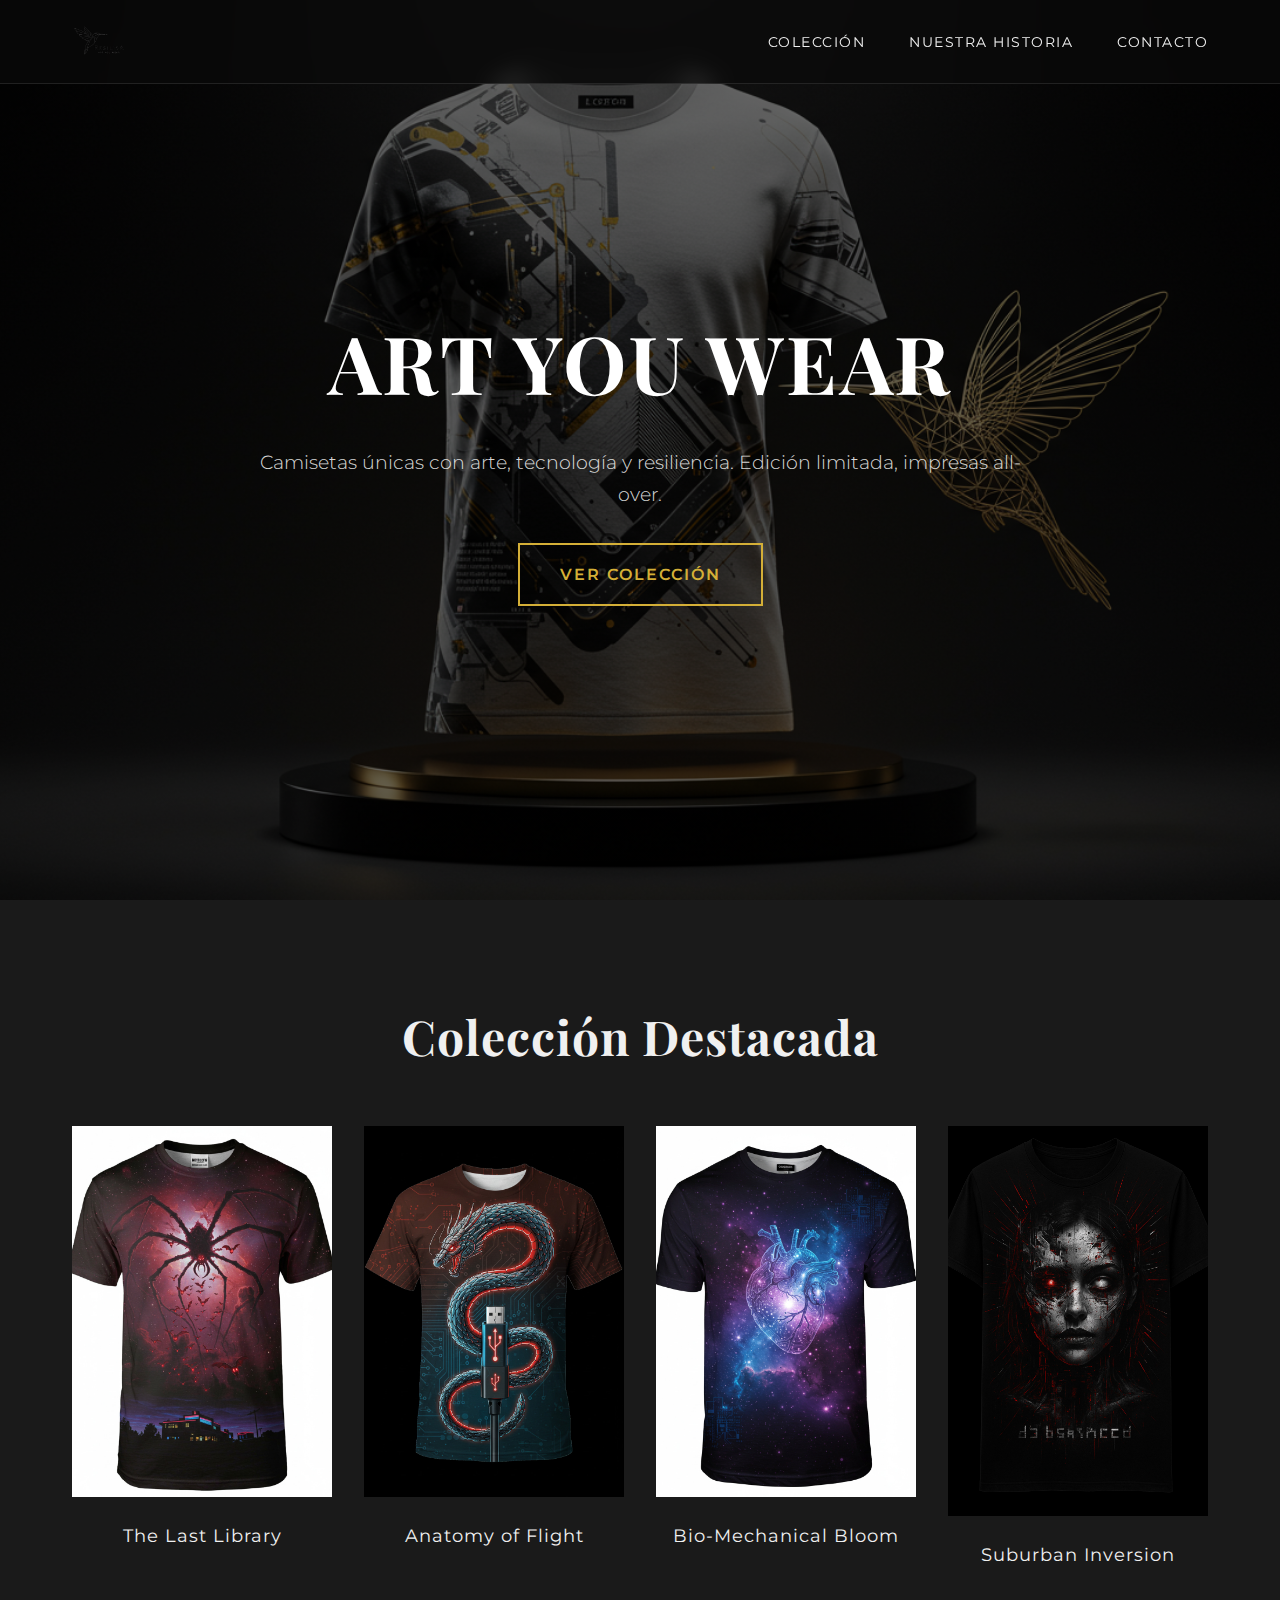
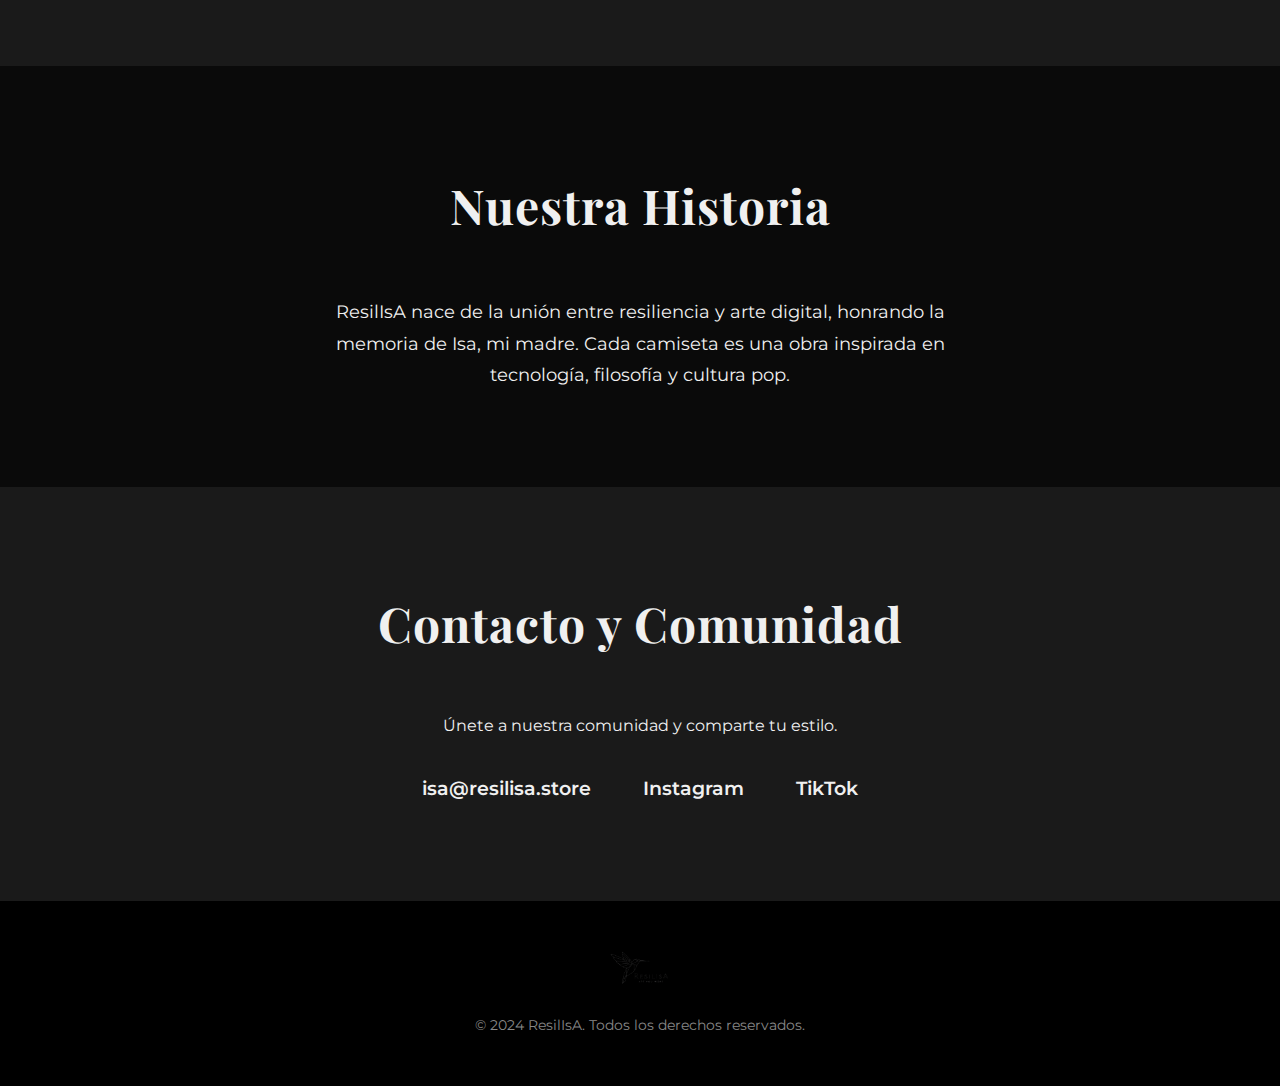
<file: index.html>
﻿<!DOCTYPE html>
<html lang="es">
<head>
    <meta charset="UTF-8">
    <meta name="viewport" content="width=device-width, initial-scale=1.0">
    <title>ResilIsA - Art You Wear</title>

    <!-- Google Fonts -->
    <link rel="preconnect" href="https://fonts.googleapis.com">
    <link rel="preconnect" href="https://fonts.gstatic.com" crossorigin>
    <link href="https://fonts.googleapis.com/css2?family=Montserrat:wght@300;400;600&family=Playfair+Display:wght@700&display=swap" rel="stylesheet">
    
    <!-- Hoja de Estilos -->
    <link rel="stylesheet" href="styles/styles.css">
</head>
<body>

    <!-- ======== BARRA DE NAVEGACIÓN ======== -->
    <header class="navbar">
        <div class="container navbar-content">
            <a href="#hero" class="logo">
                <!-- NOTA: Asegúrate de que este archivo exista en tu carpeta /images -->
                <img src="images/logo-negro.png" alt="Logo ResilIsA">
            </a>
            <nav class="nav-links">
                <a href="#collection">Colección</a>
                <a href="#story">Nuestra Historia</a>
                <a href="#contact">Contacto</a>
            </nav>
        </div>
    </header>

    <main>
        <!-- ======== SECCIÓN HERO ======== -->
        <section id="hero" class="hero-section">
            <div class="hero-content">
                <h1 class="hero-title">ART YOU WEAR</h1>
                <p class="hero-subtitle">Camisetas únicas con arte, tecnología y resiliencia. Edición limitada, impresas all-over.</p>
                <a href="#collection" class="cta-button">Ver Colección</a>
            </div>
        </section>

        <!-- ======== COLECCIÓN DESTACADA ======== -->
        <section id="collection" class="content-section">
            <div class="container">
                <h2 class="section-title">Colección Destacada</h2>
                <div class="collection-grid">
                    <div class="product-item">
                        <div class="product-image-container">
                           <img src="images/producto1.jpg" alt="Camiseta The Last Library">
                        </div>
                        <h3 class="product-name">The Last Library</h3>
                    </div>
                    <div class="product-item">
                        <div class="product-image-container">
                           <img src="images/producto2.jpg" alt="Camiseta Anatomy of Flight">
                        </div>
                        <h3 class="product-name">Anatomy of Flight</h3>
                    </div>
                    <div class="product-item">
                        <div class="product-image-container">
                           <img src="images/producto3.jpg" alt="Camiseta Bio-Mechanical Bloom">
                        </div>
                        <h3 class="product-name">Bio-Mechanical Bloom</h3>
                    </div>
                    <div class="product-item">
                        <div class="product-image-container">
                           <img src="images/producto4.jpg" alt="Camiseta Suburban Inversion">
                        </div>
                        <h3 class="product-name">Suburban Inversion</h3>
                    </div>
                </div>
            </div>
        </section>

        <!-- ======== NUESTRA HISTORIA ======== -->
        <section id="story" class="content-section alt-bg">
            <div class="container story-content">
                <h2 class="section-title">Nuestra Historia</h2>
                <p>ResilIsA nace de la unión entre resiliencia y arte digital, honrando la memoria de Isa, mi madre. Cada camiseta es una obra inspirada en tecnología, filosofía y cultura pop.</p>
            </div>
        </section>

        <!-- ======== CONTACTO Y COMUNIDAD ======== -->
        <section id="contact" class="content-section">
            <div class="container contact-content">
                <h2 class="section-title">Contacto y Comunidad</h2>
                <p>Únete a nuestra comunidad y comparte tu estilo.</p>
                <div class="social-links">
                    <a href="mailto:isa@resilisa.store" target="_blank">isa@resilisa.store</a>
                    <a href="https://instagram.com/resilisa.store" target="_blank">Instagram</a>
                    <a href="https://tiktok.com/@resilisa.store" target="_blank">TikTok</a>
                </div>
            </div>
        </section>
    </main>

    <!-- ======== FOOTER ======== -->
    <footer class="footer">
        <div class="container footer-content">
             <!-- NOTA: Asegúrate de que este archivo exista en tu carpeta /images -->
            <img src="images/logo-negro.png" alt="Logo ResilIsA" class="footer-logo">
            <p class="copyright">© 2024 ResilIsA. Todos los derechos reservados.</p>
        </div>
    </footer>

</body>
</html>
</file>
<file: styles/styles.css>
﻿/* --- VARIABLES Y ESTILOS GLOBALES --- */
:root {
    --bg-color: #0a0a0a; /* Un negro profundo y lujoso */
    --text-color: #f0f0f0;
    --accent-color: #D4AF37; /* Un dorado sutil, típico del lujo */
    --gray-color: #1a1a1a;
    --font-title: 'Playfair Display', serif;
    --font-body: 'Montserrat', sans-serif;
}

/* Reseteo básico y configuración global */
* {
    margin: 0;
    padding: 0;
    box-sizing: border-box;
}

html {
    scroll-behavior: smooth;
    /* Ajusta el anclaje para que no quede oculto bajo la navbar fija */
    scroll-padding-top: 80px; 
}

body {
    font-family: var(--font-body);
    background-color: var(--bg-color);
    color: var(--text-color);
    line-height: 1.7;
}

.container {
    max-width: 1200px;
    margin: 0 auto;
    padding: 0 2rem;
}

a {
    color: var(--text-color);
    text-decoration: none;
    transition: color 0.3s ease;
}

img {
    max-width: 100%;
    display: block;
}

.section-title {
    font-family: var(--font-title);
    font-size: 3rem;
    text-align: center;
    margin-bottom: 3rem;
    font-weight: 700;
    letter-spacing: 1px;
}

.content-section {
    padding: 6rem 0;
}

/* --- BARRA DE NAVEGACIÓN --- */
.navbar {
    position: fixed;
    top: 0;
    left: 0;
    width: 100%;
    z-index: 1000;
    padding: 1.5rem 0;
    background-color: rgba(10, 10, 10, 0.7); /* Fondo semi-transparente */
    backdrop-filter: blur(10px); /* Efecto cristal esmerilado */
    -webkit-backdrop-filter: blur(10px);
    border-bottom: 1px solid rgba(255, 255, 255, 0.1);
}

.navbar-content {
    display: flex;
    justify-content: space-between;
    align-items: center;
}

.logo img {
    height: 35px; /* Ajusta el tamaño de tu logo */
}

.nav-links a {
    font-weight: 400;
    font-size: 0.9rem;
    text-transform: uppercase;
    letter-spacing: 1.5px;
    margin-left: 2.5rem;
}

.nav-links a:hover {
    color: var(--accent-color);
}


/* --- SECCIÓN HERO --- */
.hero-section {
    height: 100vh;
    display: flex;
    align-items: center;
    justify-content: center;
    text-align: center;
    
    /* Imagen de fondo sin recortar */
    background-image: linear-gradient(rgba(0,0,0,0.6), rgba(0,0,0,0.6)), url('../images/portada.jpg');
    background-size: cover; /* Cambiado a cover para una apariencia más premium. Si 'contain' es estricto, úsalo pero el efecto es menos inmersivo */
    background-position: center center;
    background-repeat: no-repeat;
    background-color: var(--bg-color); /* Color de fondo por si la imagen no llena todo */
}

.hero-content {
    max-width: 800px;
}

.hero-title {
    font-family: var(--font-title);
    font-size: 5rem;
    font-weight: 700;
    letter-spacing: 3px;
    color: #fff;
    margin-bottom: 1rem;
}

.hero-subtitle {
    font-size: 1.2rem;
    font-weight: 300;
    margin-bottom: 2rem;
    color: rgba(255, 255, 255, 0.85);
}

.cta-button {
    display: inline-block;
    padding: 1rem 2.5rem;
    background-color: transparent;
    border: 2px solid var(--accent-color);
    color: var(--accent-color);
    font-weight: 600;
    text-transform: uppercase;
    letter-spacing: 2px;
    transition: background-color 0.3s ease, color 0.3s ease;
}

.cta-button:hover {
    background-color: var(--accent-color);
    color: var(--bg-color);
}

/* --- COLECCIÓN DESTACADA --- */
#collection {
    background-color: var(--gray-color);
}

.collection-grid {
    display: grid;
    grid-template-columns: repeat(4, 1fr);
    gap: 2rem;
}

.product-item {
    text-align: center;
}

.product-image-container {
    background-color: var(--bg-color);
    margin-bottom: 1.5rem;
    overflow: hidden; /* Para contener la imagen */
}

.product-image-container img {
    width: 100%;
    height: 100%;
    object-fit: cover; /* Mantiene la proporción y llena el contenedor */
    transition: transform 0.4s ease;
}

.product-item:hover .product-image-container img {
    transform: scale(1.05);
}

.product-name {
    font-family: var(--font-body);
    font-size: 1.1rem;
    font-weight: 400;
    letter-spacing: 1px;
}

/* --- NUESTRA HISTORIA --- */
.story-content {
    max-width: 700px;
    text-align: center;
    font-size: 1.1rem;
    line-height: 1.8;
}

/* --- CONTACTO --- */
#contact {
    background-color: var(--gray-color);
}
.contact-content {
    text-align: center;
}

.contact-content p {
    margin-bottom: 2rem;
}

.social-links a {
    font-size: 1.2rem;
    margin: 0 1.5rem;
    font-weight: 600;
}

.social-links a:hover {
    color: var(--accent-color);
}


/* --- FOOTER --- */
.footer {
    padding: 3rem 0;
    background-color: #000;
    border-top: 1px solid rgba(255, 255, 255, 0.1);
}

.footer-content {
    text-align: center;
}

.footer-logo {
    height: 40px;
    margin: 0 auto 1.5rem auto;
    opacity: 0.8;
}

.copyright {
    font-size: 0.9rem;
    color: #888;
}


/* --- RESPONSIVE DESIGN (MÓVILES) --- */
@media (max-width: 768px) {
    html {
        scroll-padding-top: 70px;
    }

    .section-title {
        font-size: 2.2rem;
    }

    .content-section {
        padding: 4rem 0;
    }
    
    /* Navbar móvil */
    .navbar {
        padding: 1rem 0;
    }
    .nav-links a {
        margin-left: 1.5rem;
        font-size: 0.8rem;
    }
    .logo img {
        height: 30px;
    }

    /* Hero móvil */
    .hero-title {
        font-size: 3rem;
    }
    .hero-subtitle {
        font-size: 1rem;
    }

    /* Colección móvil (2 columnas) */
    .collection-grid {
        grid-template-columns: repeat(2, 1fr);
        gap: 1.5rem;
    }
    
    /* Contacto móvil */
    .social-links a {
        display: block;
        margin: 1rem 0;
    }
}

@media (max-width: 480px) {
    /* Colección móvil (1 columna) */
    .collection-grid {
        grid-template-columns: 1fr;
    }
}
</file>
